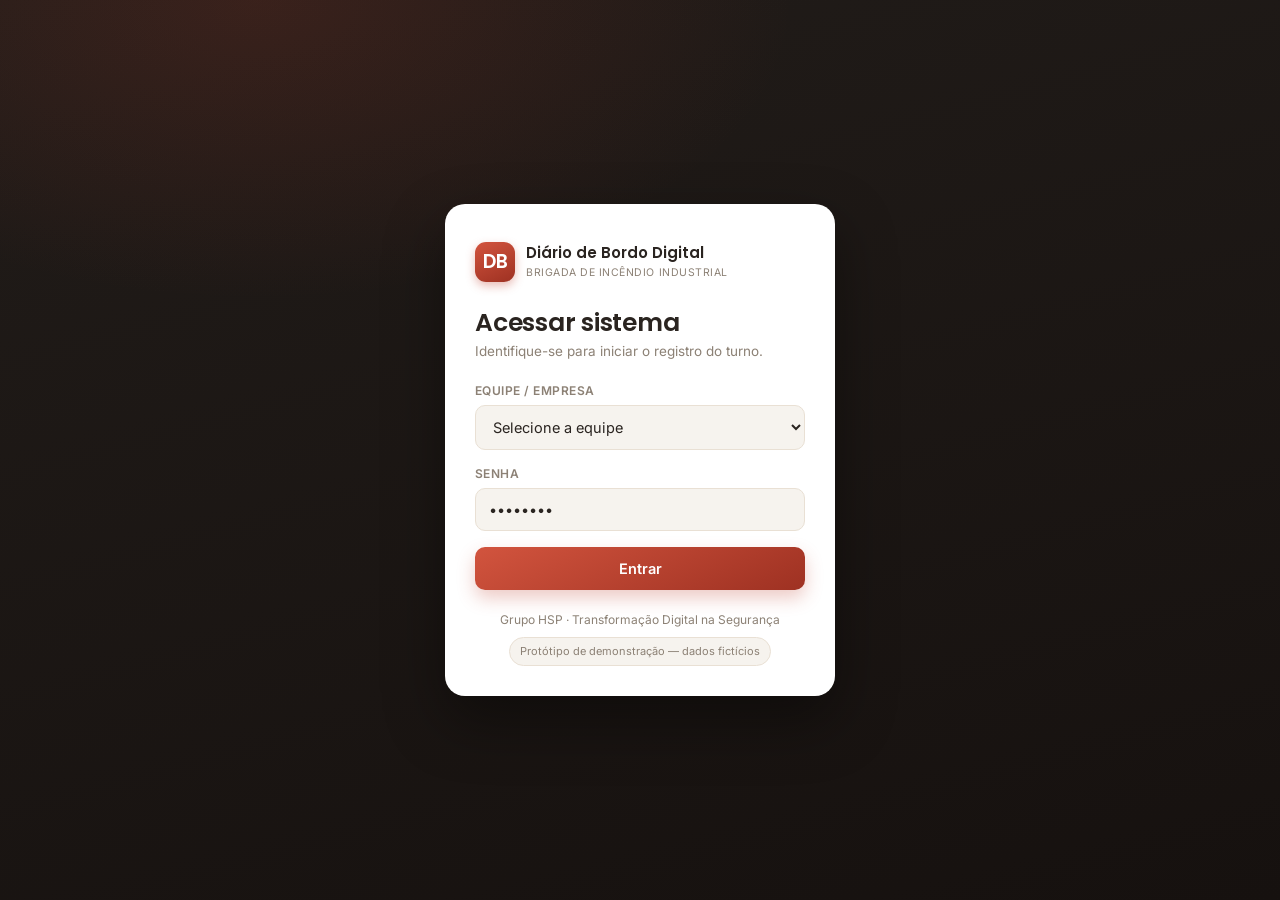
<file: index.html>
<!DOCTYPE html>
<html lang="pt-BR">
<head>
<meta charset="UTF-8">
<meta name="viewport" content="width=device-width, initial-scale=1.0">
<title>Diário de Bordo Digital — Acesso</title>
<link rel="stylesheet" href="css/style.css?v=202609120516">
</head>
<body>

<div class="login-wrap">
  <div class="login-card">
    <div class="login-brand">
      <div class="mark">DB</div>
      <div class="brand-text">
        <b>Diário de Bordo Digital</b>
        <span>Brigada de Incêndio Industrial</span>
      </div>
    </div>

    <h1>Acessar sistema</h1>
    <p class="sub">Identifique-se para iniciar o registro do turno.</p>

    <form id="loginForm">
      <div class="field">
        <label for="equipe">Equipe / empresa</label>
        <select id="equipe" required>
          <option value="" disabled selected>Selecione a equipe</option>
        </select>
      </div>

      <div class="field" id="campoBombeiro" style="display:none;">
        <label for="bombeiro">Bombeiro</label>
        <select id="bombeiro" required>
          <option value="" disabled selected>Selecione o bombeiro</option>
        </select>
      </div>

      <div class="field">
        <label for="senha">Senha</label>
        <input type="password" id="senha" placeholder="••••••••" value="senha123">
      </div>

      <button type="submit" class="btn btn-primary btn-block">Entrar</button>
    </form>

    <div class="login-foot">
      Grupo HSP · Transformação Digital na Segurança
      <div class="proto-flag">Protótipo de demonstração — dados fictícios</div>
    </div>
  </div>
</div>

<script src="js/staff.js?v=202609120516"></script>
<script>
const equipeSelect = document.getElementById('equipe');
const bombeiroSelect = document.getElementById('bombeiro');
const campoBombeiro = document.getElementById('campoBombeiro');

popularSelectEquipes(equipeSelect);

equipeSelect.addEventListener('change', ()=>{
  popularSelectBombeirosPorEmpresa(bombeiroSelect, equipeSelect.value);
  campoBombeiro.style.display = 'block';
});

document.getElementById('loginForm').addEventListener('submit', function(e){
  e.preventDefault();
  const nome = bombeiroSelect.value;
  if(!nome) return;
  const staff = buscarStaff(nome);
  sessionStorage.setItem('db_usuario', nome);
  sessionStorage.setItem('db_usuario_label', nomeParaLabel(nome));
  if(staff){
    sessionStorage.setItem('db_usuario_empresa', staff.empresa);
    sessionStorage.setItem('db_usuario_funcao', staff.funcao);
  }
  window.location.href = 'app.html';
});
</script>

</body>
</html>
</file>
<file: css/style.css>
@import url('https://fonts.googleapis.com/css2?family=Poppins:wght@500;600;700&family=Inter:wght@400;500;600;700&display=swap');

:root{
  --ash-950:#211C19;
  --ash-900:#2A2320;
  --ash-800:#382F2A;
  --ash-700:#4A3F38;

  --ember-600:#C0402D;
  --ember-700:#9E3122;
  --amber-500:#CE8B3A;
  --moss-600:#5C7A56;

  --bg:#FFFFFF;
  --surface:#FFFFFF;
  --recessed:#F6F3EE;
  --border:#E9E0D4;
  --text:#2A2420;
  --text-muted:#8C8175;

  --tint-ember-bg:#FBEBE7;   --tint-ember-text:#9E3122;
  --tint-amber-bg:#FBF1E1;   --tint-amber-text:#8A5E1E;
  --tint-moss-bg:#EEF3EA;    --tint-moss-text:#5C7A56;

  --radius:14px;
  --radius-sm:10px;
  --shadow-sm:0 1px 2px rgba(42,36,32,.05), 0 1px 3px rgba(42,36,32,.06);
  --shadow-md:0 8px 24px rgba(42,36,32,.08);
}

[data-theme="dark"]{
  --bg:#17130F;
  --surface:#211C19;
  --recessed:#2A2320;
  --border:#3D332C;
  --text:#F2ECE3;
  --text-muted:#A69C8E;

  --tint-ember-bg:rgba(192,64,45,.16); --tint-ember-text:#E4816E;
  --tint-amber-bg:rgba(206,139,58,.18); --tint-amber-text:#E4AC6C;
  --tint-moss-bg:rgba(92,122,86,.22);   --tint-moss-text:#96C088;

  --shadow-sm:0 1px 2px rgba(0,0,0,.25), 0 1px 3px rgba(0,0,0,.3);
  --shadow-md:0 8px 24px rgba(0,0,0,.35);
}

*{box-sizing:border-box;}
html,body{margin:0;padding:0;}
body{
  font-family:'Inter',system-ui,sans-serif;
  background:var(--bg);
  color:var(--text);
  -webkit-font-smoothing:antialiased;
  font-size:15px;
  transition:background .2s, color .2s;
}
h1,h2,h3,.brand b,.login-card h1{
  font-family:'Poppins',sans-serif;
  letter-spacing:-.01em;
}
a{color:inherit;}
button{font-family:inherit;}
:focus-visible{outline:2px solid var(--ember-600);outline-offset:2px;}

/* ===== LOGIN ===== */
.login-wrap{
  min-height:100vh;
  display:flex;
  align-items:center;
  justify-content:center;
  background:
    radial-gradient(900px 500px at 20% 0%, rgba(192,64,45,.16), transparent 60%),
    linear-gradient(165deg, var(--ash-950), #16110F);
  padding:20px;
}
.login-card{
  width:100%;
  max-width:390px;
  background:#FFFFFF;
  border-radius:20px;
  padding:38px 30px 30px;
  box-shadow:0 24px 60px rgba(0,0,0,.4);
}
.login-brand{display:flex;align-items:center;gap:11px;margin-bottom:26px;}
.login-brand .mark{
  width:40px;height:40px;border-radius:11px;
  background:linear-gradient(155deg,#D2543E,var(--ember-700));
  display:flex;align-items:center;justify-content:center;
  color:#fff;font-family:'Poppins';font-weight:600;font-size:19px;
  flex-shrink:0;box-shadow:0 4px 10px rgba(192,64,45,.35);
}
.login-brand .brand-text{line-height:1.15;}
.login-brand .brand-text b{display:block;font-size:15px;font-weight:600;font-family:'Poppins';color:#2A2420;}
.login-brand .brand-text span{font-size:10.5px;color:#8C8175;letter-spacing:.05em;text-transform:uppercase;font-family:'Inter';}

.login-card h1{font-size:25px;font-weight:600;margin:4px 0 5px;line-height:1.2;color:#2A2420;}
.login-card p.sub{font-size:13.5px;color:#8C8175;margin:0 0 24px;}

.field{margin-bottom:16px;}
.field label{display:block;font-size:12px;font-weight:600;letter-spacing:.04em;color:#8C8175;margin-bottom:7px;text-transform:uppercase;}

.login-card select,.login-card input{
  width:100%;font-family:'Inter';font-size:14.5px;
  padding:12px 13px;border:1.5px solid #E9E0D4;border-radius:10px;
  background:#F6F3EE;color:#2A2420;transition:border-color .15s, background .15s;
}
.login-card select:focus,.login-card input:focus{border-color:var(--ember-600);background:#fff;}

.btn{
  display:inline-flex;align-items:center;justify-content:center;gap:8px;
  border:none;border-radius:var(--radius-sm);padding:13px 18px;
  font-weight:600;font-size:14.5px;cursor:pointer;
  transition:transform .08s, box-shadow .15s, opacity .15s;
}
.btn:active{transform:translateY(1px);}
.btn-primary{background:linear-gradient(155deg,#D2543E,var(--ember-700));color:#fff;box-shadow:0 8px 18px rgba(192,64,45,.28);}
.btn-primary:hover{opacity:.94;}
.btn-block{width:100%;}
.btn-ghost{background:transparent;color:var(--text-muted);border:1.5px solid var(--border);}
.btn-ghost:hover{border-color:var(--text-muted);color:var(--text);}
.btn-sm{padding:8px 13px;font-size:13px;}

.login-foot{margin-top:20px;font-size:12px;color:#8C8175;text-align:center;line-height:1.6;}
.proto-flag{
  font-size:11px;color:#8C8175;background:#F6F3EE;
  padding:5px 10px;border-radius:20px;display:inline-block;margin-top:8px;border:1px solid #E9E0D4;
}

/* ===== APP SHELL ===== */
.shell{display:flex;min-height:100vh;}

.sidebar{
  width:224px;flex-shrink:0;
  background:linear-gradient(180deg,var(--ash-950),#171310);
  color:#fff;display:flex;flex-direction:column;
  padding:22px 14px;position:sticky;top:0;height:100vh;
}
.sidebar .brand{display:flex;align-items:center;gap:10px;padding:4px 8px 24px;}
.sidebar .brand .mark{
  width:34px;height:34px;border-radius:10px;
  background:linear-gradient(155deg,#D2543E,var(--ember-700));
  display:flex;align-items:center;justify-content:center;
  font-family:'Poppins';font-weight:600;font-size:16px;flex-shrink:0;
}
.sidebar .brand b{font-size:14px;display:block;line-height:1.15;font-weight:600;}
.sidebar .brand span{font-size:10px;color:#A69E93;text-transform:uppercase;letter-spacing:.05em;}

.nav-eyebrow{
  font-size:10.5px;color:#8B8378;text-transform:uppercase;letter-spacing:.09em;
  padding:16px 10px 7px;font-weight:600;
}
.nav-item{
  display:flex;align-items:center;gap:11px;padding:10.5px 11px;border-radius:10px;
  font-size:14px;font-weight:500;color:#D9D2C8;
  cursor:pointer;border:none;background:none;width:100%;text-align:left;
  transition:background .12s, color .12s;
}
.nav-item svg{width:17px;height:17px;flex-shrink:0;opacity:.8;}
.nav-item:hover{background:rgba(255,255,255,.06);color:#fff;}
.nav-item.active{background:linear-gradient(135deg,#D2543E,var(--ember-700));color:#fff;}
.nav-item.active svg{opacity:1;}

.sidebar-foot{margin-top:auto;padding-top:16px;border-top:1px solid rgba(255,255,255,.08);}
.user-chip{display:flex;align-items:center;gap:9px;padding:8px;border-radius:10px;}
.user-chip .avatar{
  width:32px;height:32px;border-radius:50%;background:var(--ash-700);
  display:flex;align-items:center;justify-content:center;font-size:12px;font-weight:700;flex-shrink:0;color:#fff;
}
.user-chip .who b{display:block;font-size:13px;line-height:1.2;font-weight:600;}
.user-chip .who span{font-size:11px;color:#A69E93;}
.logout-link{display:block;margin-top:10px;font-size:12.5px;color:#A69E93;text-decoration:none;padding:6px 8px;cursor:pointer;}
.logout-link:hover{color:#fff;}

.theme-toggle{
  display:flex;align-items:center;justify-content:space-between;gap:8px;
  padding:9px 10px;margin-top:10px;border-radius:10px;
  background:rgba(255,255,255,.05);border:1px solid rgba(255,255,255,.08);
  cursor:pointer;font-size:12.5px;color:#D9D2C8;
}
.theme-toggle:hover{background:rgba(255,255,255,.08);}
.theme-toggle svg{width:15px;height:15px;flex-shrink:0;}
.theme-toggle .tt-track{
  width:32px;height:18px;border-radius:20px;background:rgba(255,255,255,.15);position:relative;flex-shrink:0;
}
.theme-toggle .tt-dot{
  position:absolute;top:2px;left:2px;width:14px;height:14px;border-radius:50%;background:#fff;
  transition:transform .18s;
}
[data-theme="dark"] .theme-toggle .tt-dot{transform:translateX(14px);}
[data-theme="dark"] .theme-toggle .tt-track{background:var(--ember-600);}

.main{flex:1;min-width:0;padding-bottom:0;}

.status-strip{
  padding:12px 32px;display:flex;align-items:center;gap:10px;
  font-family:'Poppins';font-weight:600;font-size:14.5px;letter-spacing:.01em;
  color:#fff;background:var(--moss-600);transition:background .25s;
}
.status-strip .dot{width:8px;height:8px;border-radius:50%;background:#fff;animation:pulse 2.2s infinite;}
.status-strip.warn{background:var(--amber-500);}
.status-strip.danger{background:var(--ember-600);}
@keyframes pulse{0%,100%{opacity:1;}50%{opacity:.45;}}

.topbar{
  padding:24px 32px 0;display:flex;align-items:flex-end;justify-content:space-between;
  flex-wrap:wrap;gap:10px;
}
.topbar h1{font-size:27px;font-weight:600;margin:0;line-height:1.15;color:var(--text);}
.topbar .subtitle{font-size:13.5px;color:var(--text-muted);margin-top:3px;}
.topbar .date-tag{
  font-size:12.5px;color:var(--text-muted);background:var(--surface);
  border:1px solid var(--border);padding:7px 13px;border-radius:20px;
}

.view{padding:28px 32px 100px;display:none;}
.view.active{display:block;}

/* ===== FORM CONTROLS ===== */
select,input,textarea{
  width:100%;font-family:'Inter';font-size:14.5px;
  padding:12px 13px;border:1.5px solid var(--border);border-radius:var(--radius-sm);
  background:var(--recessed);color:var(--text);transition:border-color .15s, background .15s;
}
select:focus,input:focus,textarea:focus{border-color:var(--ember-600);background:var(--surface);}
textarea{resize:vertical;min-height:74px;}

/* ===== CARDS ===== */
.card{
  background:var(--surface);border:1px solid var(--border);border-radius:var(--radius);
  padding:26px 28px;box-shadow:var(--shadow-sm);margin-bottom:22px;
}
.card h2{font-size:17.5px;font-weight:600;margin:0 0 4px;color:var(--text);}
.card .card-sub{font-size:12.5px;color:var(--text-muted);margin:0 0 22px;}
.grid2{display:grid;grid-template-columns:1fr 1fr;gap:18px;}
.grid3{display:grid;grid-template-columns:repeat(3,1fr);gap:18px;}
@media (max-width:760px){.grid2,.grid3{grid-template-columns:1fr;}}

.field-label{display:block;font-size:12px;font-weight:600;letter-spacing:.03em;color:var(--text-muted);margin-bottom:7px;text-transform:uppercase;}
.readonly-box{
  background:var(--recessed);border:1.5px dashed var(--border);border-radius:var(--radius-sm);
  padding:12px 13px;font-size:14.5px;color:var(--text);
}

.status-toggle{display:flex;gap:8px;flex-wrap:wrap;}
.chip{
  padding:10px 15px;border-radius:22px;border:1.5px solid var(--border);
  font-size:13.5px;font-weight:600;cursor:pointer;color:var(--text-muted);
  background:var(--surface);transition:all .12s;
}
.chip:hover{border-color:var(--ash-700);}
.chip.selected{border-color:var(--ember-600);background:var(--tint-ember-bg);color:var(--tint-ember-text);}
.chip.selected[data-tone="ok"]{border-color:var(--moss-600);background:var(--tint-moss-bg);color:var(--tint-moss-text);}
.chip.selected[data-tone="warn"]{border-color:var(--amber-500);background:var(--tint-amber-bg);color:var(--tint-amber-text);}

.alter-box{
  margin-top:13px;padding:15px;background:var(--tint-ember-bg);border:1px solid var(--border);border-radius:var(--radius-sm);
  display:none;
}
.alter-box.show{display:block;}
.alter-box textarea{background:var(--surface);}

.range-field{margin-bottom:4px;}
.range-field .rf-head{display:flex;justify-content:space-between;align-items:baseline;margin-bottom:9px;}
.range-field .rf-head b{font-size:21px;font-family:'Poppins';font-weight:600;color:var(--text);}
input[type="range"]{-webkit-appearance:none;width:100%;height:6px;border-radius:4px;background:var(--border);padding:0;}
input[type="range"]::-webkit-slider-thumb{
  -webkit-appearance:none;width:19px;height:19px;border-radius:50%;background:var(--ember-600);
  cursor:pointer;border:3px solid var(--surface);box-shadow:0 0 0 1px var(--ember-600);
}
input[type="range"]::-moz-range-thumb{
  width:19px;height:19px;border-radius:50%;background:var(--ember-600);border:3px solid var(--surface);
  box-shadow:0 0 0 1px var(--ember-600);cursor:pointer;
}

.form-actions{display:flex;justify-content:flex-end;gap:10px;margin-top:8px;flex-wrap:wrap;}

/* ===== DASHBOARD ===== */
.kpis{display:grid;grid-template-columns:repeat(4,1fr);gap:16px;margin-bottom:28px;}
@media (max-width:900px){.kpis{grid-template-columns:repeat(2,1fr);}}
@media (max-width:480px){.kpis{grid-template-columns:1fr;}}
.kpi{background:var(--surface);border:1px solid var(--border);border-radius:var(--radius);padding:20px 20px 18px;box-shadow:var(--shadow-sm);}
.kpi .kpi-label{font-size:11.5px;color:var(--text-muted);text-transform:uppercase;letter-spacing:.04em;font-weight:600;}
.kpi .kpi-value{font-family:'Poppins';font-size:30px;font-weight:600;margin-top:5px;color:var(--text);}
.kpi .kpi-hint{font-size:12px;color:var(--text-muted);margin-top:3px;}

.two-col{display:grid;grid-template-columns:1.3fr 1fr;gap:22px;}
@media (max-width:980px){.two-col{grid-template-columns:1fr;}}

.status-grid{display:grid;grid-template-columns:1fr 1fr;gap:2px 20px;}
@media (max-width:560px){.status-grid{grid-template-columns:1fr;}}
.status-row{
  display:flex;align-items:center;justify-content:space-between;gap:12px;
  padding:13px 2px;border-bottom:1px solid var(--border);
}
.status-grid .status-row:nth-last-child(-n+2){border-bottom:none;}
@media (max-width:560px){.status-grid .status-row:last-child{border-bottom:none;}.status-grid .status-row:nth-last-child(-n+2){border-bottom:1px solid var(--border);}}
.status-row .sr-label{font-size:13.5px;color:var(--text);}
.status-pill{
  display:inline-flex;align-items:center;gap:6px;padding:5px 12px;border-radius:20px;
  font-size:12px;font-weight:600;white-space:nowrap;
}
.status-pill::before{content:"";width:6px;height:6px;border-radius:50%;background:currentColor;}
.status-pill.tone-ok{background:var(--tint-moss-bg);color:var(--tint-moss-text);}
.status-pill.tone-warn{background:var(--tint-amber-bg);color:var(--tint-amber-text);}
.status-pill.tone-danger{background:var(--tint-ember-bg);color:var(--tint-ember-text);}

.pending-item{display:flex;align-items:flex-start;gap:11px;padding:14px 0;border-bottom:1px solid var(--border);}
.pending-item:last-child{border-bottom:none;}
.pending-dot{width:7px;height:7px;border-radius:50%;background:var(--ember-600);margin-top:6px;flex-shrink:0;}
.pending-item .pi-title{font-size:13.5px;font-weight:600;color:var(--text);}
.pending-item .pi-sub{font-size:12px;color:var(--text-muted);margin-top:1px;}

/* ===== TABLE ===== */
.table-wrap{overflow-x:auto;-webkit-overflow-scrolling:touch;}
table{width:100%;border-collapse:collapse;font-size:13.5px;}
thead th{
  text-align:left;font-weight:600;color:var(--text-muted);font-size:11px;
  text-transform:uppercase;letter-spacing:.04em;padding:10px 12px;
  border-bottom:1.5px solid var(--border);white-space:nowrap;
}
tbody td{padding:12px;border-bottom:1px solid var(--border);white-space:nowrap;color:var(--text);}
tbody tr:hover{background:var(--recessed);}
.badge{display:inline-flex;align-items:center;gap:5px;padding:4px 11px;border-radius:20px;font-size:12px;font-weight:600;}
.badge-ok{background:var(--tint-moss-bg);color:var(--tint-moss-text);}
.badge-warn{background:var(--tint-amber-bg);color:var(--tint-amber-text);}
.badge-danger{background:var(--tint-ember-bg);color:var(--tint-ember-text);}
.empty-state{text-align:center;padding:54px 20px;color:var(--text-muted);}
.empty-state b{display:block;color:var(--text);font-size:16px;margin-bottom:5px;font-family:'Poppins';}

.row-delete{
  display:inline-flex;align-items:center;justify-content:center;
  width:30px;height:30px;border-radius:8px;border:1.5px solid var(--border);
  background:var(--surface);color:var(--text-muted);cursor:pointer;transition:all .12s;
}
.row-delete:hover{border-color:var(--ember-600);color:var(--ember-600);background:var(--tint-ember-bg);}
.row-delete svg{width:15px;height:15px;}

.toast{
  position:fixed;bottom:24px;right:24px;background:var(--ash-950);color:#fff;
  padding:14px 18px;border-radius:12px;font-size:14px;box-shadow:0 14px 32px rgba(0,0,0,.35);
  display:flex;align-items:center;gap:10px;transform:translateY(20px);opacity:0;
  transition:all .25s;pointer-events:none;z-index:80;max-width:calc(100vw - 40px);
}
.toast.show{transform:translateY(0);opacity:1;}
.toast .tdot{width:8px;height:8px;border-radius:50%;background:var(--moss-600);flex-shrink:0;}

.confirm-overlay{
  position:fixed;inset:0;background:rgba(23,19,15,.5);display:none;
  align-items:center;justify-content:center;z-index:90;padding:20px;
}
.confirm-overlay.show{display:flex;}
.confirm-box{
  background:var(--surface);border-radius:16px;padding:24px;max-width:340px;width:100%;
  box-shadow:0 20px 50px rgba(0,0,0,.3);
}
.confirm-box h3{font-size:17px;margin:0 0 8px;color:var(--text);}
.confirm-box p{font-size:13.5px;color:var(--text-muted);margin:0 0 20px;line-height:1.5;}
.confirm-actions{display:flex;gap:10px;justify-content:flex-end;}

/* ===== MOBILE TOPBAR + BOTTOM NAV ===== */
.mobile-topbar{display:none;}
.bottom-nav{display:none;}

@media (max-width:780px){
  .sidebar{display:none;}
  .shell{flex-direction:column;}

  .mobile-topbar{
    display:flex;align-items:center;justify-content:space-between;
    padding:14px 18px;background:var(--ash-950);color:#fff;position:sticky;top:0;z-index:40;
  }
  .mobile-topbar .brand{display:flex;align-items:center;gap:9px;}
  .mobile-topbar .mark{
    width:30px;height:30px;border-radius:9px;
    background:linear-gradient(155deg,#D2543E,var(--ember-700));
    display:flex;align-items:center;justify-content:center;
    font-family:'Poppins';font-weight:600;font-size:14px;flex-shrink:0;
  }
  .mobile-topbar b{font-size:13.5px;font-weight:600;display:block;line-height:1.1;font-family:'Poppins';}
  .mobile-topbar span{font-size:9.5px;color:#A69E93;text-transform:uppercase;letter-spacing:.04em;}
  .mobile-topbar .mt-actions{display:flex;align-items:center;gap:8px;}
  .mobile-topbar .avatar{
    width:30px;height:30px;border-radius:50%;background:var(--ash-700);color:#fff;
    display:flex;align-items:center;justify-content:center;font-size:11.5px;font-weight:700;
  }
  .mt-theme-btn{
    width:30px;height:30px;border-radius:50%;border:1px solid rgba(255,255,255,.15);
    background:rgba(255,255,255,.06);color:#fff;display:flex;align-items:center;justify-content:center;
    cursor:pointer;
  }
  .mt-theme-btn svg{width:15px;height:15px;}

  .topbar{padding:20px 18px 2px;}
  .topbar h1{font-size:22px;}
  .status-strip{padding:10px 18px;font-size:13px;}
  .view{padding:16px 18px 90px;}
  .card{padding:18px;border-radius:12px;}
  .kpi .kpi-value{font-size:26px;}

  .bottom-nav{
    display:flex;position:fixed;bottom:0;left:0;right:0;z-index:50;
    background:var(--surface);border-top:1px solid var(--border);
    padding:8px 6px calc(8px + env(safe-area-inset-bottom));
    box-shadow:0 -6px 20px rgba(42,36,32,.08);
  }
  .bottom-nav .nav-item{
    flex:1;flex-direction:column;gap:4px;align-items:center;padding:7px 4px;border-radius:12px;
    font-size:10.5px;color:var(--text-muted);
  }
  .bottom-nav .nav-item svg{width:20px;height:20px;opacity:.75;}
  .bottom-nav .nav-item.active{background:var(--tint-ember-bg);color:var(--tint-ember-text);}
  .bottom-nav .nav-item.active svg{opacity:1;stroke:var(--tint-ember-text);}
  .bottom-nav .nav-item[disabled]{opacity:.35;}
}

@media (max-width:420px){
  .grid3{gap:14px;}
  .status-toggle{gap:7px;}
  .chip{padding:9px 13px;font-size:13px;}
  thead th,tbody td{padding:10px 9px;font-size:12.5px;}
}

/* ===== RONDAS ===== */
.rondas-progress-row{display:flex;align-items:center;gap:14px;}

.ronda-card{border-left:4px solid var(--ember-600);transition:border-color .2s;}
.ronda-card.ronda-done{border-left-color:var(--moss-600);}
.ronda-card-head{display:flex;align-items:flex-start;justify-content:space-between;gap:12px;margin-bottom:18px;}
.ronda-status-badge{
  flex-shrink:0;padding:5px 12px;border-radius:20px;font-size:12px;font-weight:600;
  background:var(--tint-ember-bg);color:var(--tint-ember-text);white-space:nowrap;
}
.ronda-card.ronda-done .ronda-status-badge{background:var(--tint-moss-bg);color:var(--tint-moss-text);}

.bomba-grid{display:grid;grid-template-columns:1fr 1fr;gap:2px 24px;}
@media (max-width:700px){.bomba-grid{grid-template-columns:1fr;}}
.bomba-row{
  display:flex;align-items:center;justify-content:space-between;gap:10px;
  padding:11px 0;border-bottom:1px solid var(--border);flex-wrap:wrap;
}
.bomba-grid .bomba-row:nth-last-child(-n+2){border-bottom:none;}
@media (max-width:700px){.bomba-grid .bomba-row:last-child{border-bottom:none;}.bomba-grid .bomba-row:nth-last-child(-n+2){border-bottom:1px solid var(--border);}}
.bomba-row .br-label{font-size:13.5px;color:var(--text);}
.bomba-row .status-toggle{gap:6px;}
.bomba-row .chip{padding:6px 11px;font-size:12px;border-radius:16px;}

.upload-box{
  display:flex;align-items:center;gap:10px;padding:12px 13px;
  border:1.5px dashed var(--border);border-radius:var(--radius-sm);background:var(--recessed);
  cursor:pointer;font-size:13px;color:var(--text-muted);transition:border-color .15s;
}
.upload-box:hover{border-color:var(--ember-600);color:var(--text);}
.upload-box svg{width:18px;height:18px;flex-shrink:0;color:var(--ember-600);}

/* ===== MÓDULOS ADICIONAIS (VTR, Emergências, Avaliação, etc.) ===== */
.module-badge{
  display:inline-flex;align-items:center;gap:6px;padding:3px 10px;border-radius:20px;
  font-size:11px;font-weight:600;background:var(--recessed);color:var(--text-muted);
  margin-left:8px;vertical-align:middle;
}
.subsection{margin-top:20px;padding-top:20px;border-top:1px solid var(--border);}
.subsection:first-child{margin-top:0;padding-top:0;border-top:none;}
.subsection-title{font-size:13px;font-weight:600;color:var(--text);margin-bottom:12px;}

/* ===== HISTÓRICO EXPANDIDO ===== */
.mod-chip{
  display:inline-flex;align-items:center;padding:3px 9px;border-radius:14px;
  font-size:10.5px;font-weight:700;letter-spacing:.02em;margin:2px 3px 2px 0;
  background:var(--recessed);color:var(--text-muted);
}
.mod-chip.mod-alert{background:var(--tint-ember-bg);color:var(--tint-ember-text);}

.expand-toggle{
  display:inline-flex;align-items:center;justify-content:center;
  width:30px;height:30px;border-radius:8px;border:1.5px solid var(--border);
  background:var(--surface);color:var(--text-muted);cursor:pointer;transition:all .12s;
}
.expand-toggle:hover{border-color:var(--ash-700);color:var(--text);}
.expand-toggle svg{width:15px;height:15px;transition:transform .15s;}
.expand-toggle.open svg{transform:rotate(180deg);}

.detail-row{display:none;}
.detail-row.show{display:table-row;}
.detail-row td{padding:0;border-bottom:1px solid var(--border);}
.detail-wrap{padding:20px 16px;background:var(--recessed);white-space:normal;}
.detail-grid{display:grid;grid-template-columns:repeat(auto-fill, minmax(230px, 1fr));gap:16px;}
.detail-mod{background:var(--surface);border:1px solid var(--border);border-radius:10px;padding:13px 14px;}
.detail-mod h4{margin:0 0 8px;font-size:12.5px;font-weight:700;color:var(--text);text-transform:uppercase;letter-spacing:.02em;}
.detail-mod .dm-row{font-size:12.5px;color:var(--text);margin-bottom:4px;line-height:1.4;}
.detail-mod .dm-row b{color:var(--text-muted);font-weight:600;}
.detail-empty{color:var(--text-muted);font-size:12.5px;font-style:italic;padding:6px 2px;}

/* ===== ATIVIDADES DO MÊS (painel) ===== */
.activity-grid{display:grid;grid-template-columns:1fr 1fr;gap:2px 20px;}
@media (max-width:560px){.activity-grid{grid-template-columns:1fr;}}
.activity-row{
  display:flex;align-items:center;justify-content:space-between;gap:12px;
  padding:12px 2px;border-bottom:1px solid var(--border);font-size:13.5px;
}
.activity-grid .activity-row:nth-last-child(-n+2){border-bottom:none;}
@media (max-width:560px){.activity-grid .activity-row:last-child{border-bottom:none;}.activity-grid .activity-row:nth-last-child(-n+2){border-bottom:1px solid var(--border);}}
.activity-row .ar-count{font-family:'Poppins';font-weight:600;color:var(--text);}
</file>
<file: frontend/css/style.css>
@import url('https://fonts.googleapis.com/css2?family=Poppins:wght@500;600;700&family=Inter:wght@400;500;600;700&display=swap');

:root {
  --ash-950: #211C19;
  --ash-900: #2A2320;
  --ash-800: #382F2A;
  --ash-700: #4A3F38;

  --ember-600: #C0402D;
  --ember-700: #9E3122;
  --amber-500: #CE8B3A;
  --moss-600: #5C7A56;

  --bg: #FFFFFF;
  --surface: #FFFFFF;
  --recessed: #F6F3EE;
  --border: #E9E0D4;
  --text: #2A2420;
  --text-muted: #8C8175;

  --tint-ember-bg: #FBEBE7;
  --tint-ember-text: #9E3122;
  --tint-amber-bg: #FBF1E1;
  --tint-amber-text: #8A5E1E;
  --tint-moss-bg: #EEF3EA;
  --tint-moss-text: #5C7A56;

  --radius: 14px;
  --radius-sm: 10px;
  --shadow-sm: 0 1px 2px rgba(42,36,32,.05), 0 1px 3px rgba(42,36,32,.06);
  --shadow-md: 0 8px 24px rgba(42,36,32,.08);
}

[data-theme="dark"] {
  --bg: #17130F;
  --surface: #211C19;
  --recessed: #2A2320;
  --border: #3D332C;
  --text: #F2ECE3;
  --text-muted: #A69C8E;

  --tint-ember-bg: rgba(192,64,45,.16);
  --tint-ember-text: #E4816E;
  --tint-amber-bg: rgba(206,139,58,.18);
  --tint-amber-text: #E4AC6C;
  --tint-moss-bg: rgba(92,122,86,.22);
  --tint-moss-text: #96C088;

  --shadow-sm: 0 1px 2px rgba(0,0,0,.25), 0 1px 3px rgba(0,0,0,.3);
  --shadow-md: 0 8px 24px rgba(0,0,0,.35);
}

* {
  box-sizing: border-box;
  margin: 0;
  padding: 0;
}

body {
  font-family: 'Inter', system-ui, sans-serif;
  background: var(--bg);
  color: var(--text);
  -webkit-font-smoothing: antialiased;
  font-size: 15px;
  transition: background .2s, color .2s;
}

h1, h2, h3, .brand b, .login-card h1 {
  font-family: 'Poppins', sans-serif;
  letter-spacing: -.01em;
}

a {
  color: inherit;
}

button {
  font-family: inherit;
}

:focus-visible {
  outline: 2px solid var(--ember-600);
  outline-offset: 2px;
}

/* ===== LOGIN ===== */
.login-wrap {
  min-height: 100vh;
  display: flex;
  align-items: center;
  justify-content: center;
  background:
    radial-gradient(900px 500px at 20% 0%, rgba(192,64,45,.16), transparent 60%),
    linear-gradient(165deg, var(--ash-950), #16110F);
  padding: 20px;
}

.login-card {
  width: 100%;
  max-width: 390px;
  background: #FFFFFF;
  border-radius: 20px;
  padding: 38px 30px 30px;
  box-shadow: 0 24px 60px rgba(0,0,0,.4);
}

.login-brand {
  display: flex;
  align-items: center;
  gap: 11px;
  margin-bottom: 26px;
}

.login-brand .mark {
  width: 40px;
  height: 40px;
  border-radius: 11px;
  background: linear-gradient(155deg,#D2543E,var(--ember-700));
  display: flex;
  align-items: center;
  justify-content: center;
  color: #fff;
  font-family: 'Poppins';
  font-weight: 600;
  font-size: 19px;
  flex-shrink: 0;
  box-shadow: 0 4px 10px rgba(192,64,45,.35);
}

.login-brand .brand-text {
  line-height: 1.15;
}

.login-brand .brand-text b {
  display: block;
  font-size: 15px;
  font-weight: 600;
  font-family: 'Poppins';
  color: #2A2420;
}

.login-brand .brand-text span {
  font-size: 10.5px;
  color: #8C8175;
  letter-spacing: .05em;
  text-transform: uppercase;
  font-family: 'Inter';
}

.login-card h1 {
  font-size: 25px;
  font-weight: 600;
  margin: 4px 0 5px;
  line-height: 1.2;
  color: #2A2420;
}

.login-card p.sub {
  font-size: 13.5px;
  color: #8C8175;
  margin: 0 0 24px;
}

.field {
  margin-bottom: 16px;
}

.field label {
  display: block;
  font-size: 12px;
  font-weight: 600;
  letter-spacing: .04em;
  color: #8C8175;
  margin-bottom: 7px;
  text-transform: uppercase;
}

.login-card select, .login-card input {
  width: 100%;
  font-family: 'Inter';
  font-size: 14.5px;
  padding: 12px 13px;
  border: 1.5px solid #E9E0D4;
  border-radius: 10px;
  background: #F6F3EE;
  color: #2A2420;
  transition: border-color .15s, background .15s;
}

.login-card select:focus, .login-card input:focus {
  border-color: var(--ember-600);
  background: #fff;
}

.btn {
  display: inline-flex;
  align-items: center;
  justify-content: center;
  gap: 8px;
  border: none;
  border-radius: var(--radius-sm);
  padding: 13px 18px;
  font-weight: 600;
  font-size: 14.5px;
  cursor: pointer;
  transition: transform .08s, box-shadow .15s, opacity .15s;
}

.btn:active {
  transform: translateY(1px);
}

.btn-primary {
  background: linear-gradient(155deg,#D2543E,var(--ember-700));
  color: #fff;
  box-shadow: 0 8px 18px rgba(192,64,45,.28);
}

.btn-primary:hover {
  opacity: .94;
}

.btn-block {
  width: 100%;
}

.btn-ghost {
  background: transparent;
  color: var(--text-muted);
  border: 1.5px solid var(--border);
}

.btn-ghost:hover {
  border-color: var(--text-muted);
  color: var(--text);
}

.btn-sm {
  padding: 8px 13px;
  font-size: 13px;
}

.login-foot {
  margin-top: 20px;
  font-size: 12px;
  color: #8C8175;
  text-align: center;
  line-height: 1.6;
}

.proto-flag {
  font-size: 11px;
  color: #8C8175;
  background: #F6F3EE;
  padding: 5px 10px;
  border-radius: 20px;
  display: inline-block;
  margin-top: 8px;
  border: 1px solid #E9E0D4;
}

/* ===== APP SHELL ===== */
.shell {
  display: flex;
  min-height: 100vh;
}

.sidebar {
  width: 224px;
  flex-shrink: 0;
  background: linear-gradient(180deg,var(--ash-950),#171310);
  color: #fff;
  display: flex;
  flex-direction: column;
  padding: 22px 14px;
  position: sticky;
  top: 0;
  height: 100vh;
}

.sidebar .brand {
  display: flex;
  align-items: center;
  gap: 10px;
  padding: 4px 8px 24px;
}

.sidebar .brand .mark {
  width: 34px;
  height: 34px;
  border-radius: 10px;
  background: linear-gradient(155deg,#D2543E,var(--ember-700));
  display: flex;
  align-items: center;
  justify-content: center;
  font-family: 'Poppins';
  font-weight: 600;
  font-size: 16px;
  flex-shrink: 0;
}

.sidebar .brand b {
  font-size: 14px;
  display: block;
  line-height: 1.15;
  font-weight: 600;
}

.sidebar .brand span {
  font-size: 10px;
  color: #A69E93;
  text-transform: uppercase;
  letter-spacing: .05em;
}

.nav-eyebrow {
  font-size: 10.5px;
  color: #8B8378;
  text-transform: uppercase;
  letter-spacing: .09em;
  padding: 16px 10px 7px;
  font-weight: 600;
}

.nav-item {
  display: flex;
  align-items: center;
  gap: 11px;
  padding: 10.5px 11px;
  border-radius: 10px;
  font-size: 14px;
  font-weight: 500;
  color: #D9D2C8;
  cursor: pointer;
  border: none;
  background: none;
  width: 100%;
  text-align: left;
  transition: background .12s, color .12s;
}

.nav-item svg {
  width: 17px;
  height: 17px;
  flex-shrink: 0;
  opacity: .8;
}

.nav-item:hover {
  background: rgba(255,255,255,.06);
  color: #fff;
}

.nav-item.active {
  background: linear-gradient(135deg,#D2543E,var(--ember-700));
  color: #fff;
}

.nav-item.active svg {
  opacity: 1;
}

.sidebar-foot {
  margin-top: auto;
  padding-top: 16px;
  border-top: 1px solid rgba(255,255,255,.08);
}

.user-chip {
  display: flex;
  align-items: center;
  gap: 9px;
  padding: 8px;
  border-radius: 10px;
}

.user-chip .avatar {
  width: 32px;
  height: 32px;
  border-radius: 50%;
  background: var(--ash-700);
  display: flex;
  align-items: center;
  justify-content: center;
  font-size: 12px;
  font-weight: 700;
  flex-shrink: 0;
  color: #fff;
}

.user-chip .who b {
  display: block;
  font-size: 13px;
  line-height: 1.2;
  font-weight: 600;
}

.user-chip .who span {
  font-size: 11px;
  color: #A69E93;
}

.logout-link {
  display: block;
  margin-top: 10px;
  font-size: 12.5px;
  color: #A69E93;
  text-decoration: none;
  padding: 6px 8px;
  cursor: pointer;
}

.logout-link:hover {
  color: #fff;
}

.theme-toggle {
  display: flex;
  align-items: center;
  justify-content: space-between;
  gap: 8px;
  padding: 9px 10px;
  margin-top: 10px;
  border-radius: 10px;
  background: rgba(255,255,255,.05);
  border: 1px solid rgba(255,255,255,.08);
  cursor: pointer;
  font-size: 12.5px;
  color: #D9D2C8;
}

.theme-toggle:hover {
  background: rgba(255,255,255,.08);
}

.theme-toggle svg {
  width: 15px;
  height: 15px;
  flex-shrink: 0;
}

.theme-toggle .tt-track {
  width: 32px;
  height: 18px;
  border-radius: 20px;
  background: rgba(255,255,255,.15);
  position: relative;
  flex-shrink: 0;
}

.theme-toggle .tt-dot {
  position: absolute;
  top: 2px;
  left: 2px;
  width: 14px;
  height: 14px;
  border-radius: 50%;
  background: #fff;
  transition: transform .18s;
}

[data-theme="dark"] .theme-toggle .tt-dot {
  transform: translateX(14px);
}

[data-theme="dark"] .theme-toggle .tt-track {
  background: var(--ember-600);
}

.main {
  flex: 1;
  min-width: 0;
  padding-bottom: 0;
}

.status-strip {
  padding: 12px 32px;
  display: flex;
  align-items: center;
  gap: 10px;
  font-family: 'Poppins';
  font-weight: 600;
  font-size: 14.5px;
  letter-spacing: .01em;
  color: #fff;
  background: var(--moss-600);
  transition: background .25s;
}

.status-strip .dot {
  width: 8px;
  height: 8px;
  border-radius: 50%;
  background: #fff;
  animation: pulse 2.2s infinite;
}

.status-strip.warn {
  background: var(--amber-500);
}

.status-strip.danger {
  background: var(--ember-600);
}

@keyframes pulse {
  0%, 100% { opacity: 1; }
  50% { opacity: .45; }
}

.topbar {
  padding: 24px 32px 0;
  display: flex;
  align-items: flex-end;
  justify-content: space-between;
  flex-wrap: wrap;
  gap: 10px;
}

.topbar h1 {
  font-size: 27px;
  font-weight: 600;
  margin: 0;
  line-height: 1.15;
  color: var(--text);
}

.topbar .subtitle {
  font-size: 13.5px;
  color: var(--text-muted);
  margin-top: 3px;
}

.topbar .date-tag {
  font-size: 12.5px;
  color: var(--text-muted);
  background: var(--surface);
  border: 1px solid var(--border);
  padding: 7px 13px;
  border-radius: 20px;
}

.view {
  padding: 28px 32px 100px;
  display: none;
}

.view.active {
  display: block;
}

/* ===== FORM CONTROLS ===== */
select, input, textarea {
  width: 100%;
  font-family: 'Inter';
  font-size: 14.5px;
  padding: 12px 13px;
  border: 1.5px solid var(--border);
  border-radius: var(--radius-sm);
  background: var(--recessed);
  color: var(--text);
  transition: border-color .15s, background .15s;
}

select:focus, input:focus, textarea:focus {
  border-color: var(--ember-600);
  background: var(--surface);
}

textarea {
  resize: vertical;
  min-height: 74px;
}

/* ===== CARDS ===== */
.card {
  background: var(--surface);
  border: 1px solid var(--border);
  border-radius: var(--radius);
  padding: 26px 28px;
  box-shadow: var(--shadow-sm);
  margin-bottom: 22px;
}

.card h2 {
  font-size: 17.5px;
  font-weight: 600;
  margin: 0 0 4px;
  color: var(--text);
}

.card .card-sub {
  font-size: 12.5px;
  color: var(--text-muted);
  margin: 0 0 22px;
}

.grid2 {
  display: grid;
  grid-template-columns: 1fr 1fr;
  gap: 18px;
}

.grid3 {
  display: grid;
  grid-template-columns: repeat(3,1fr);
  gap: 18px;
}

@media (max-width: 760px) {
  .grid2, .grid3 {
    grid-template-columns: 1fr;
  }
}

.field-label {
  display: block;
  font-size: 12px;
  font-weight: 600;
  letter-spacing: .03em;
  color: var(--text-muted);
  margin-bottom: 7px;
  text-transform: uppercase;
}

.readonly-box {
  background: var(--recessed);
  border: 1.5px dashed var(--border);
  border-radius: var(--radius-sm);
  padding: 12px 13px;
  font-size: 14.5px;
  color: var(--text);
}

.status-toggle {
  display: flex;
  gap: 8px;
  flex-wrap: wrap;
}

.chip {
  padding: 10px 15px;
  border-radius: 22px;
  border: 1.5px solid var(--border);
  font-size: 13.5px;
  font-weight: 600;
  cursor: pointer;
  color: var(--text-muted);
  background: var(--surface);
  transition: all .12s;
}

.chip:hover {
  border-color: var(--ash-700);
}

.chip.selected {
  border-color: var(--ember-600);
  background: var(--tint-ember-bg);
  color: var(--tint-ember-text);
}

.chip.selected[data-tone="ok"] {
  border-color: var(--moss-600);
  background: var(--tint-moss-bg);
  color: var(--tint-moss-text);
}

.chip.selected[data-tone="warn"] {
  border-color: var(--amber-500);
  background: var(--tint-amber-bg);
  color: var(--tint-amber-text);
}

.alter-box {
  margin-top: 13px;
  padding: 15px;
  background: var(--tint-ember-bg);
  border: 1px solid var(--border);
  border-radius: var(--radius-sm);
  display: none;
}

.alter-box.show {
  display: block;
}

.alter-box textarea {
  background: var(--surface);
}

.range-field {
  margin-bottom: 4px;
}

.range-field .rf-head {
  display: flex;
  justify-content: space-between;
  align-items: baseline;
  margin-bottom: 9px;
}

.range-field .rf-head b {
  font-size: 21px;
  font-family: 'Poppins';
  font-weight: 600;
  color: var(--text);
}

input[type="range"] {
  -webkit-appearance: none;
  width: 100%;
  height: 6px;
  border-radius: 4px;
  background: var(--border);
  padding: 0;
}

input[type="range"]::-webkit-slider-thumb {
  -webkit-appearance: none;
  width: 19px;
  height: 19px;
  border-radius: 50%;
  background: var(--ember-600);
  cursor: pointer;
  border: 3px solid var(--surface);
  box-shadow: 0 0 0 1px var(--ember-600);
}

input[type="range"]::-moz-range-thumb {
  width: 19px;
  height: 19px;
  border-radius: 50%;
  background: var(--ember-600);
  border: 3px solid var(--surface);
  box-shadow: 0 0 0 1px var(--ember-600);
  cursor: pointer;
}

.form-actions {
  display: flex;
  justify-content: flex-end;
  gap: 10px;
  margin-top: 8px;
  flex-wrap: wrap;
}

/* ===== DASHBOARD ===== */
.kpis {
  display: grid;
  grid-template-columns: repeat(4,1fr);
  gap: 16px;
  margin-bottom: 28px;
}

@media (max-width: 900px) {
  .kpis {
    grid-template-columns: repeat(2,1fr);
  }
}

@media (max-width: 480px) {
  .kpis {
    grid-template-columns: 1fr;
  }
}

.kpi {
  background: var(--surface);
  border: 1px solid var(--border);
  border-radius: var(--radius);
  padding: 20px 20px 18px;
  box-shadow: var(--shadow-sm);
}

.kpi .kpi-label {
  font-size: 11.5px;
  color: var(--text-muted);
  text-transform: uppercase;
  letter-spacing: .04em;
  font-weight: 600;
}

.kpi .kpi-value {
  font-family: 'Poppins';
  font-size: 30px;
  font-weight: 600;
  margin-top: 5px;
  color: var(--text);
}

.kpi .kpi-hint {
  font-size: 12px;
  color: var(--text-muted);
  margin-top: 3px;
}

.two-col {
  display: grid;
  grid-template-columns: 1.3fr 1fr;
  gap: 22px;
}

@media (max-width: 980px) {
  .two-col {
    grid-template-columns: 1fr;
  }
}

.status-grid {
  display: grid;
  grid-template-columns: 1fr 1fr;
  gap: 2px 20px;
}

@media (max-width: 560px) {
  .status-grid {
    grid-template-columns: 1fr;
  }
}

.status-row {
  display: flex;
  align-items: center;
  justify-content: space-between;
  gap: 12px;
  padding: 13px 2px;
  border-bottom: 1px solid var(--border);
}

.status-grid .status-row:nth-last-child(-n+2) {
  border-bottom: none;
}

@media (max-width: 560px) {
  .status-grid .status-row:last-child {
    border-bottom: none;
  }
  .status-grid .status-row:nth-last-child(-n+2) {
    border-bottom: 1px solid var(--border);
  }
}

.status-row .sr-label {
  font-size: 13.5px;
  color: var(--text);
}

.status-pill {
  display: inline-flex;
  align-items: center;
  gap: 6px;
  padding: 5px 12px;
  border-radius: 20px;
  font-size: 12px;
  font-weight: 600;
  white-space: nowrap;
}

.status-pill::before {
  content: "";
  width: 6px;
  height: 6px;
  border-radius: 50%;
  background: currentColor;
}

.status-pill.tone-ok {
  background: var(--tint-moss-bg);
  color: var(--tint-moss-text);
}

.status-pill.tone-warn {
  background: var(--tint-amber-bg);
  color: var(--tint-amber-text);
}

.status-pill.tone-danger {
  background: var(--tint-ember-bg);
  color: var(--tint-ember-text);
}

.pending-item {
  display: flex;
  align-items: flex-start;
  gap: 11px;
  padding: 14px 0;
  border-bottom: 1px solid var(--border);
}

.pending-item:last-child {
  border-bottom: none;
}

.pending-dot {
  width: 7px;
  height: 7px;
  border-radius: 50%;
  background: var(--ember-600);
  margin-top: 6px;
  flex-shrink: 0;
}

.pending-item .pi-title {
  font-size: 13.5px;
  font-weight: 600;
  color: var(--text);
}

.pending-item .pi-sub {
  font-size: 12px;
  color: var(--text-muted);
  margin-top: 1px;
}

/* ===== TABLE ===== */
.table-wrap {
  overflow-x: auto;
  -webkit-overflow-scrolling: touch;
}

table {
  width: 100%;
  border-collapse: collapse;
  font-size: 13.5px;
}

thead th {
  text-align: left;
  font-weight: 600;
  color: var(--text-muted);
  font-size: 11px;
  text-transform: uppercase;
  letter-spacing: .04em;
  padding: 10px 12px;
  border-bottom: 1.5px solid var(--border);
  white-space: nowrap;
}

tbody td {
  padding: 12px;
  border-bottom: 1px solid var(--border);
  white-space: nowrap;
  color: var(--text);
}

tbody tr:hover {
  background: var(--recessed);
}

.badge {
  display: inline-flex;
  align-items: center;
  gap: 5px;
  padding: 4px 11px;
  border-radius: 20px;
  font-size: 12px;
  font-weight: 600;
}

.badge-ok {
  background: var(--tint-moss-bg);
  color: var(--tint-moss-text);
}

.badge-warn {
  background: var(--tint-amber-bg);
  color: var(--tint-amber-text);
}

.badge-danger {
  background: var(--tint-ember-bg);
  color: var(--tint-ember-text);
}

.empty-state {
  text-align: center;
  padding: 54px 20px;
  color: var(--text-muted);
}

.empty-state b {
  display: block;
  color: var(--text);
  font-size: 16px;
  margin-bottom: 5px;
  font-family: 'Poppins';
}

.row-delete {
  display: inline-flex;
  align-items: center;
  justify-content: center;
  width: 30px;
  height: 30px;
  border-radius: 8px;
  border: 1.5px solid var(--border);
  background: var(--surface);
  color: var(--text-muted);
  cursor: pointer;
  transition: all .12s;
}

.row-delete:hover {
  border-color: var(--ember-600);
  color: var(--ember-600);
  background: var(--tint-ember-bg);
}

.row-delete svg {
  width: 15px;
  height: 15px;
}

.toast {
  position: fixed;
  bottom: 24px;
  right: 24px;
  background: var(--ash-950);
  color: #fff;
  padding: 14px 18px;
  border-radius: 12px;
  font-size: 14px;
  box-shadow: 0 14px 32px rgba(0,0,0,.35);
  display: flex;
  align-items: center;
  gap: 10px;
  transform: translateY(20px);
  opacity: 0;
  transition: all .25s;
  pointer-events: none;
  z-index: 80;
  max-width: calc(100vw - 40px);
}

.toast.show {
  transform: translateY(0);
  opacity: 1;
}

.toast .tdot {
  width: 8px;
  height: 8px;
  border-radius: 50%;
  background: var(--moss-600);
  flex-shrink: 0;
}

.confirm-overlay {
  position: fixed;
  inset: 0;
  background: rgba(23,19,15,.5);
  display: none;
  align-items: center;
  justify-content: center;
  z-index: 90;
  padding: 20px;
}

.confirm-overlay.show {
  display: flex;
}

.confirm-box {
  background: var(--surface);
  border-radius: 16px;
  padding: 24px;
  max-width: 340px;
  width: 100%;
  box-shadow: 0 20px 50px rgba(0,0,0,.3);
}

.confirm-box h3 {
  font-size: 17px;
  margin: 0 0 8px;
  color: var(--text);
}

.confirm-box p {
  font-size: 13.5px;
  color: var(--text-muted);
  margin: 0 0 20px;
  line-height: 1.5;
}

.confirm-actions {
  display: flex;
  gap: 10px;
  justify-content: flex-end;
}

/* ===== MOBILE TOPBAR + BOTTOM NAV ===== */
.mobile-topbar {
  display: none;
}

.bottom-nav {
  display: none;
}

@media (max-width: 780px) {
  .sidebar {
    display: none;
  }

  .shell {
    flex-direction: column;
  }

  .mobile-topbar {
    display: flex;
    align-items: center;
    justify-content: space-between;
    padding: 14px 18px;
    background: var(--ash-950);
    color: #fff;
    position: sticky;
    top: 0;
    z-index: 40;
  }

  .mobile-topbar .brand {
    display: flex;
    align-items: center;
    gap: 9px;
  }

  .mobile-topbar .mark {
    width: 30px;
    height: 30px;
    border-radius: 9px;
    background: linear-gradient(155deg,#D2543E,var(--ember-700));
    display: flex;
    align-items: center;
    justify-content: center;
    font-family: 'Poppins';
    font-weight: 600;
    font-size: 14px;
    flex-shrink: 0;
  }

  .mobile-topbar b {
    font-size: 13.5px;
    font-weight: 600;
    display: block;
    line-height: 1.1;
    font-family: 'Poppins';
  }

  .mobile-topbar span {
    font-size: 9.5px;
    color: #A69E93;
    text-transform: uppercase;
    letter-spacing: .04em;
  }

  .mobile-topbar .mt-actions {
    display: flex;
    align-items: center;
    gap: 8px;
  }

  .mobile-topbar .avatar {
    width: 30px;
    height: 30px;
    border-radius: 50%;
    background: var(--ash-700);
    color: #fff;
    display: flex;
    align-items: center;
    justify-content: center;
    font-size: 11.5px;
    font-weight: 700;
  }

  .mt-theme-btn {
    width: 30px;
    height: 30px;
    border-radius: 50%;
    border: 1px solid rgba(255,255,255,.15);
    background: rgba(255,255,255,.06);
    color: #fff;
    display: flex;
    align-items: center;
    justify-content: center;
    cursor: pointer;
  }

  .mt-theme-btn svg {
    width: 15px;
    height: 15px;
  }

  .topbar {
    padding: 20px 18px 2px;
  }

  .topbar h1 {
    font-size: 22px;
  }

  .status-strip {
    padding: 10px 18px;
    font-size: 13px;
  }

  .view {
    padding: 16px 18px 90px;
  }

  .card {
    padding: 18px;
    border-radius: 12px;
  }

  .kpi .kpi-value {
    font-size: 26px;
  }

  .bottom-nav {
    display: flex;
    position: fixed;
    bottom: 0;
    left: 0;
    right: 0;
    z-index: 50;
    background: var(--surface);
    border-top: 1px solid var(--border);
    padding: 8px 6px calc(8px + env(safe-area-inset-bottom));
    box-shadow: 0 -6px 20px rgba(42,36,32,.08);
  }

  .bottom-nav .nav-item {
    flex: 1;
    flex-direction: column;
    gap: 4px;
    align-items: center;
    padding: 7px 4px;
    border-radius: 12px;
    font-size: 10.5px;
    color: var(--text-muted);
  }

  .bottom-nav .nav-item svg {
    width: 20px;
    height: 20px;
    opacity: .75;
  }

  .bottom-nav .nav-item.active {
    background: var(--tint-ember-bg);
    color: var(--tint-ember-text);
  }

  .bottom-nav .nav-item.active svg {
    opacity: 1;
    stroke: var(--tint-ember-text);
  }

  .bottom-nav .nav-item[disabled] {
    opacity: .35;
  }

    #cardAtividadesModulo {
    position: relative;
  }

  #cardAtividadesModulo #contagemModulosWrap {
    max-height: 165px;
    overflow-y: auto;
  }

  #cardAtividadesModulo::after {
    content: "";
    position: absolute;
    left: 18px;
    right: 18px;
    bottom: 18px;
    height: 30px;
    background: linear-gradient(to bottom, transparent, var(--surface));
    pointer-events: none;
    /* border-radius: 0 0 12px 12px; */
  }
}

@media (max-width: 420px) {
  .grid3 {
    gap: 14px;
  }

  .status-toggle {
    gap: 7px;
  }

  .chip {
    padding: 9px 13px;
    font-size: 13px;
  }

  thead th, tbody td {
    padding: 10px 9px;
    font-size: 12.5px;
  }
}

/* ===== RONDAS ===== */
.rondas-progress-row {
  display: flex;
  align-items: center;
  gap: 14px;
}

.ronda-card {
  border-left: 4px solid var(--ember-600);
  transition: border-color .2s;
}

.ronda-card.ronda-done {
  border-left-color: var(--moss-600);
}

.ronda-card-head {
  display: flex;
  align-items: flex-start;
  justify-content: space-between;
  gap: 12px;
  margin-bottom: 18px;
}

.ronda-status-badge {
  flex-shrink: 0;
  padding: 5px 12px;
  border-radius: 20px;
  font-size: 12px;
  font-weight: 600;
  background: var(--tint-ember-bg);
  color: var(--tint-ember-text);
  white-space: nowrap;
}

.ronda-card.ronda-done .ronda-status-badge {
  background: var(--tint-moss-bg);
  color: var(--tint-moss-text);
}

.bomba-grid {
  display: grid;
  grid-template-columns: 1fr 1fr;
  gap: 2px 24px;
}

@media (max-width: 700px) {
  .bomba-grid {
    grid-template-columns: 1fr;
  }
}

.bomba-row {
  display: flex;
  align-items: center;
  justify-content: space-between;
  gap: 10px;
  padding: 11px 0;
  border-bottom: 1px solid var(--border);
  flex-wrap: wrap;
}

.bomba-grid .bomba-row:nth-last-child(-n+2) {
  border-bottom: none;
}

@media (max-width: 700px) {
  .bomba-grid .bomba-row:last-child {
    border-bottom: none;
  }
  .bomba-grid .bomba-row:nth-last-child(-n+2) {
    border-bottom: 1px solid var(--border);
  }
}

.bomba-row .br-label {
  font-size: 13.5px;
  color: var(--text);
}

.bomba-row .status-toggle {
  gap: 6px;
}

.bomba-row .chip {
  padding: 6px 11px;
  font-size: 12px;
  border-radius: 16px;
}

.upload-box {
  display: flex;
  align-items: center;
  gap: 10px;
  padding: 12px 13px;
  border: 1.5px dashed var(--border);
  border-radius: var(--radius-sm);
  background: var(--recessed);
  cursor: pointer;
  font-size: 13px;
  color: var(--text-muted);
  transition: border-color .15s;
}

.upload-box:hover {
  border-color: var(--ember-600);
  color: var(--text);
}

.upload-box svg {
  width: 18px;
  height: 18px;
  flex-shrink: 0;
  color: var(--ember-600);
}

/* ===== MÓDULOS ADICIONAIS (VTR, Emergências, Avaliação, etc.) ===== */
.module-badge {
  display: inline-flex;
  align-items: center;
  gap: 6px;
  padding: 3px 10px;
  border-radius: 20px;
  font-size: 11px;
  font-weight: 600;
  background: var(--recessed);
  color: var(--text-muted);
  margin-left: 8px;
  vertical-align: middle;
}

.subsection {
  margin-top: 20px;
  padding-top: 20px;
  border-top: 1px solid var(--border);
}

.subsection:first-child {
  margin-top: 0;
  padding-top: 0;
  border-top: none;
}

.subsection-title {
  font-size: 13px;
  font-weight: 600;
  color: var(--text);
  margin-bottom: 12px;
}

/* ===== HISTÓRICO EXPANDIDO ===== */
.mod-chip {
  display: inline-flex;
  align-items: center;
  padding: 3px 9px;
  border-radius: 14px;
  font-size: 10.5px;
  font-weight: 700;
  letter-spacing: .02em;
  margin: 2px 3px 2px 0;
  background: var(--recessed);
  color: var(--text-muted);
}

.mod-chip.mod-alert {
  background: var(--tint-ember-bg);
  color: var(--tint-ember-text);
}

.expand-toggle {
  display: inline-flex;
  align-items: center;
  justify-content: center;
  width: 30px;
  height: 30px;
  border-radius: 8px;
  border: 1.5px solid var(--border);
  background: var(--surface);
  color: var(--text-muted);
  cursor: pointer;
  transition: all .12s;
}

.expand-toggle:hover {
  border-color: var(--ash-700);
  color: var(--text);
}

.expand-toggle svg {
  width: 15px;
  height: 15px;
  transition: transform .15s;
}

.expand-toggle.open svg {
  transform: rotate(180deg);
}

.detail-row {
  display: none;
}

.detail-row.show {
  display: table-row;
}

.detail-row td {
  padding: 0;
  border-bottom: 1px solid var(--border);
}

.detail-wrap {
  padding: 20px 16px;
  background: var(--recessed);
  white-space: normal;
}

.detail-grid {
  display: grid;
  grid-template-columns: repeat(auto-fill, minmax(230px, 1fr));
  gap: 16px;
}

.detail-mod {
  background: var(--surface);
  border: 1px solid var(--border);
  border-radius: 10px;
  padding: 13px 14px;
}

.detail-mod h4 {
  margin: 0 0 8px;
  font-size: 12.5px;
  font-weight: 700;
  color: var(--text);
  text-transform: uppercase;
  letter-spacing: .02em;
}

.detail-mod .dm-row {
  font-size: 12.5px;
  color: var(--text);
  margin-bottom: 4px;
  line-height: 1.4;
}

.detail-mod .dm-row b {
  color: var(--text-muted);
  font-weight: 600;
}

.detail-empty {
  color: var(--text-muted);
  font-size: 12.5px;
  font-style: italic;
  padding: 6px 2px;
}

/* ===== ATIVIDADES DO MÊS (painel) ===== */
.activity-grid {
  display: grid;
  grid-template-columns: 1fr 1fr;
  gap: 2px 20px;
}

@media (max-width: 560px) {
  .activity-grid {
    grid-template-columns: 1fr;
  }
}

.activity-row {
  display: flex;
  align-items: center;
  justify-content: space-between;
  gap: 12px;
  padding: 12px 2px;
  border-bottom: 1px solid var(--border);
  font-size: 13.5px;
}

.activity-grid .activity-row:nth-last-child(-n+2) {
  border-bottom: none;
}

@media (max-width: 560px) {
  .activity-grid .activity-row:last-child {
    border-bottom: none;
  }
  .activity-grid .activity-row:nth-last-child(-n+2) {
    border-bottom: 1px solid var(--border);
  }
}

.activity-row .ar-count {
  font-family: 'Poppins';
  font-weight: 600;
  color: var(--text);
}

/* ===== NOVO DIÁRIO: grade de botões de módulo ===== */
.modulos-grid {
  display: grid;
  grid-template-columns: repeat(auto-fill, minmax(150px,1fr));
  gap: 10px;
}

.modulo-btn {
  display: flex;
  flex-direction: column;
  align-items: flex-start;
  gap: 6px;
  padding: 14px;
  border: 1px solid var(--border);
  border-radius: 10px;
  background: var(--surface);
  box-shadow: 0 2px 6px rgba(0, 0, 0, 0.116);
  cursor: pointer;
  text-align: left;
  font-family: 'Poppins';
  transition: box-shadow .15s, transform .08s;
}

.modulo-btn:hover {
  box-shadow: var(--shadow-md);
}

.modulo-btn:active {
  transform: translateY(1px);
}

.modulo-btn .mb-label {
  font-weight: 600;
  font-size: 13.5px;
  color: var(--text);
}

.modulo-btn .mb-hint {
  font-size: 12px;
  color: var(--text-muted);
}

/* ===== NOVO DIÁRIO: cards do carrinho ===== */
.carrinho-item {
  display: flex;
  align-items: center;
  justify-content: space-between;
  gap: 12px;
  padding: 12px 2px;
  border-bottom: 1px solid var(--border);
  font-size: 13.5px;
}

.carrinho-item:last-child {
  border-bottom: none;
}

.carrinho-item .ci-label {
  font-weight: 600;
  color: var(--text);
}

.carrinho-item .ci-hint {
  font-size: 12px;
  color: var(--text-muted);
}

/* ===== MODAL GENÉRICO DE MÓDULO ===== */
.modal-overlay {
  display: none;
  position: fixed;
  inset: 0;
  background: rgba(0,0,0,.45);
  align-items: center;
  justify-content: center;
  z-index: 200;
  padding: 20px;
}

.modal-overlay.show {
  display: flex;
}

.modal-box {
  background: var(--surface);
  border-radius: 14px;
  max-width: 560px;
  width: 100%;
  max-height: 88vh;
  overflow-y: auto;
  padding: 24px;
}

.modal-box h3 {
  margin: 0 0 4px 0;
  font-family: 'Poppins';
  font-size: 18px;
}

.modal-box .modal-sub {
  color: var(--text-muted);
  font-size: 13.5px;
  margin-bottom: 18px;
}

.modal-actions {
  display: flex;
  justify-content: flex-end;
  gap: 10px;
  margin-top: 20px;
}

#contagemModulosWrap {
  scrollbar-width: thin;
  scrollbar-color: var(--border) transparent;
}

#contagemModulosWrap::-webkit-scrollbar {
  width: 6px;
}

#contagemModulosWrap::-webkit-scrollbar-track {
  background: transparent;
}

#contagemModulosWrap::-webkit-scrollbar-thumb {
  background: var(--border);
  border-radius: 10px;
}

/* ===== PAINEL GERAL: FILTRO, MÓDULOS E GRÁFICOS ===== */
.painel-filtro {
  display: flex;
  align-items: center;
  flex-wrap: wrap;
  gap: 12px;
  margin-bottom: 22px;
}

.filtro-campo {
  display: flex;
  align-items: center;
  gap: 8px;
  font-size: 12px;
  font-weight: 500;
  color: var(--text-muted);
}

.filtro-campo input[type="date"] {
  font-family: 'Poppins', sans-serif;
  font-size: 13px;
  color: var(--text);
  background: var(--surface);
  border: 1px solid var(--border);
  border-radius: var(--radius-sm);
  padding: 8px 10px;
}

[data-theme="dark"] .filtro-campo input[type="date"] {
  color-scheme: dark;
}

.painel-filtro .btn {
  margin-left: auto;
}

@media (max-width: 560px) {
  .filtro-campo {
    flex: 1;
  }
  .filtro-campo input[type="date"] {
    flex: 1;
    min-width: 0;
  }
  .painel-filtro .btn {
    margin-left: 0;
    width: 100%;
  }
}

.painel-secao-titulo {
  font-family: 'Poppins';
  font-size: 13px;
  font-weight: 600;
  color: var(--text);
  margin: 0 0 12px;
}

.painel-modulos-wrap {
  position: relative;
  margin-bottom: 26px;
}

.painel-modulos {
  display: grid;
  grid-template-columns: repeat(5, 1fr);
  gap: 10px;
}

@media (max-width: 900px) {
  .painel-modulos {
    grid-template-columns: repeat(3, 1fr);
  }
}

@media (max-width: 560px) {
  .painel-modulos {
    grid-template-columns: repeat(2, 1fr);
    gap: 8px;
    max-height: 280px;
    overflow-y: auto;
    scrollbar-width: thin;
    scrollbar-color: var(--border) transparent;
  }

  .painel-modulos::-webkit-scrollbar {
    width: 6px;
  }

  .painel-modulos::-webkit-scrollbar-track {
    background: transparent;
  }

  .painel-modulos::-webkit-scrollbar-thumb {
    background: var(--border);
    border-radius: 10px;
  }

  .painel-modulos-wrap::after {
    content: "";
    position: absolute;
    left: 0;
    right: 0;
    bottom: 0;
    height: 30px;
    background: linear-gradient(to bottom, transparent, var(--surface));
    pointer-events: none;
  }

  [data-theme="dark"] .painel-modulos-wrap::after {
  background: linear-gradient(to bottom, transparent, #17130F);
}
}

.pm-item {
  display: flex;
  flex-direction: column;
  gap: 6px;
  padding: 10px;
  background: var(--surface);
  border: 1px solid var(--border);
  border-radius: var(--radius);
  box-shadow: var(--shadow-sm);
}

.pm-icone {
  width: 26px;
  height: 26px;
  border-radius: var(--radius-sm);
  background: var(--tint-ember-bg);
  color: var(--tint-ember-text);
  display: flex;
  align-items: center;
  justify-content: center;
}

.pm-icone svg {
  width: 14px;
  height: 14px;
}

.pm-valor {
  font-family: 'Poppins';
  font-weight: 600;
  font-size: 20px;
  line-height: 1;
  color: var(--text);
}

.pm-nome {
  font-size: 11px;
  color: var(--text-muted);
}

.card-topo {
  display: flex;
  align-items: flex-start;
  justify-content: space-between;
  gap: 12px;
}

.barra-linha {
  display: flex;
  align-items: center;
  gap: 12px;
  padding: 4px 0;
  font-size: 13px;
}

.barra-linha.clicavel {
  cursor: pointer;
}

.barra-nome {
  width: 150px;
  flex-shrink: 0;
  font-weight: 500;
  color: var(--text);
  overflow: hidden;
  text-overflow: ellipsis;
  white-space: nowrap;
}

@media (max-width: 560px) {
  .barra-nome {
    width: 96px;
  }
}

.barra-area {
  flex: 1;
  position: relative;
  display: flex;
  align-items: center;
  gap: 8px;
  height: 32px;
  border-right: 1px solid var(--border);
  background-image: repeating-linear-gradient(
    to right,
    var(--border) 0,
    var(--border) 1px,
    transparent 1px,
    transparent calc(100% / var(--seg))
  );
}

.barra-fill {
  flex: none;
  height: 22px;
  border-radius: 8px;
  background: linear-gradient(90deg, var(--ember-600), var(--amber-500));
  transition: width .3s ease;
}

.tom-moss .barra-fill {
  background: linear-gradient(90deg, var(--moss-600), #8FB586);
}

.barra-valor {
  flex-shrink: 0;
  font-family: 'Poppins';
  font-weight: 600;
  color: var(--text);
}

.barra-linha.clicavel:hover .barra-fill {
  filter: brightness(1.12);
}

.barra-linha.ativa .barra-nome {
  color: var(--ember-600);
  font-weight: 600;
}

.barra-linha.apagada {
  opacity: .4;
}

.eixo-linha {
  display: flex;
  gap: 12px;
  margin-top: 4px;
}

.eixo-marcas {
  flex: 1;
  position: relative;
  height: 18px;
  font-size: 11px;
  color: var(--text-muted);
}

.eixo-marcas span {
  position: absolute;
  top: 0;
  transform: translateX(-50%);
}

.barra-vazio {
  font-size: 13px;
  color: var(--text-muted);
  padding: 8px 0;
}

.btn[hidden] {
  display: none;
}

.dm-thumb {
  display: block;
  width: 140px;
  max-width: 100%;
  height: 100px;
  object-fit: cover;
  border-radius: 8px;
  border: 1px solid rgba(128, 128, 128, 0.35);
  margin-top: 6px;
}


/* ===== GRÁFICO DE COLUNAS (vertical) ===== */
.gv {
  position: relative;
  padding-left: 36px;
}

.gv-grade {
  position: absolute;
  left: 0;
  right: 0;
  top: 0;
  height: 200px;
  pointer-events: none;
}

.gv-tick {
  position: absolute;
  left: 36px;
  right: 0;
  height: 0;
  border-top: 1px solid var(--border);
}

.gv-tick i {
  position: absolute;
  left: -36px;
  top: -8px;
  width: 28px;
  text-align: right;
  font-style: normal;
  font-size: 11px;
  line-height: 16px;
  color: var(--text-muted);
}

.gv-colunas {
  position: relative;
  display: flex;
  gap: 8px;
}

.gv-col {
  flex: 1;
  min-width: 0;
  display: flex;
  flex-direction: column;
  align-items: center;
}

.gv-col.clicavel {
  cursor: pointer;
}

.gv-area {
  height: 200px;
  width: 100%;
  display: flex;
  flex-direction: column;
  justify-content: flex-end;
  align-items: center;
}

.gv-valor {
  flex: none;
  font-family: 'Poppins';
  font-weight: 600;
  font-size: 13px;
  color: var(--text);
  margin-bottom: 4px;
}

.gv-barra {
  flex: none;
  width: min(46%, 42px);
  border-radius: 8px 8px 0 0;
  background: linear-gradient(0deg, var(--ember-600), var(--amber-500));
  transition: height .3s ease;
}

.tom-moss .gv-barra {
  background: linear-gradient(0deg, var(--moss-600), #8FB586);
}

.gv-rotulo {
  margin-top: 8px;
  max-width: 100%;
  font-size: 12px;
  font-weight: 500;
  color: var(--text);
  text-align: center;
  overflow: hidden;
  text-overflow: ellipsis;
  white-space: nowrap;
}

.gv-col.clicavel:hover .gv-barra {
  filter: brightness(1.12);
}

.gv-col.ativa .gv-rotulo {
  color: var(--ember-600);
  font-weight: 600;
}

.gv-col.apagada {
  opacity: .4;
}

@media (max-width: 560px) {
  .gv-colunas {
    gap: 6px;
  }
  .gv-rotulo {
    font-size: 11px;
  }
}


/* ===== COLUNAS COM ROLAGEM (colaboradores) ===== */
.gv-rolar .gv-colunas {
  overflow-x: auto;
  padding-bottom: 14px;
  scrollbar-width: thin;
  scrollbar-color: var(--ember-600) transparent;
}

.gv-rolar .gv-colunas::-webkit-scrollbar {
  height: 6px;
}

.gv-rolar .gv-colunas::-webkit-scrollbar-track {
  background: var(--border);
  border-radius: 10px;
}

.gv-rolar .gv-colunas::-webkit-scrollbar-thumb {
  background: var(--ember-600);
  border-radius: 10px;
}

.gv-rolar .gv-colunas::-webkit-scrollbar-thumb:hover {
  background: var(--amber-500);
}
.gv-rolar .gv-col {
  flex: 1 0 76px;
}

.gv-rolar .gv-rotulo {
  display: -webkit-box;
  -webkit-line-clamp: 3;
  -webkit-box-orient: vertical;
  white-space: normal;
  word-break: break-word;
  line-height: 1.25;
  padding: 0 2px;
}

@media (max-width: 560px) {
  .gv-rolar .gv-col {
    flex: 1 0 68px;
  }
}
</file>
